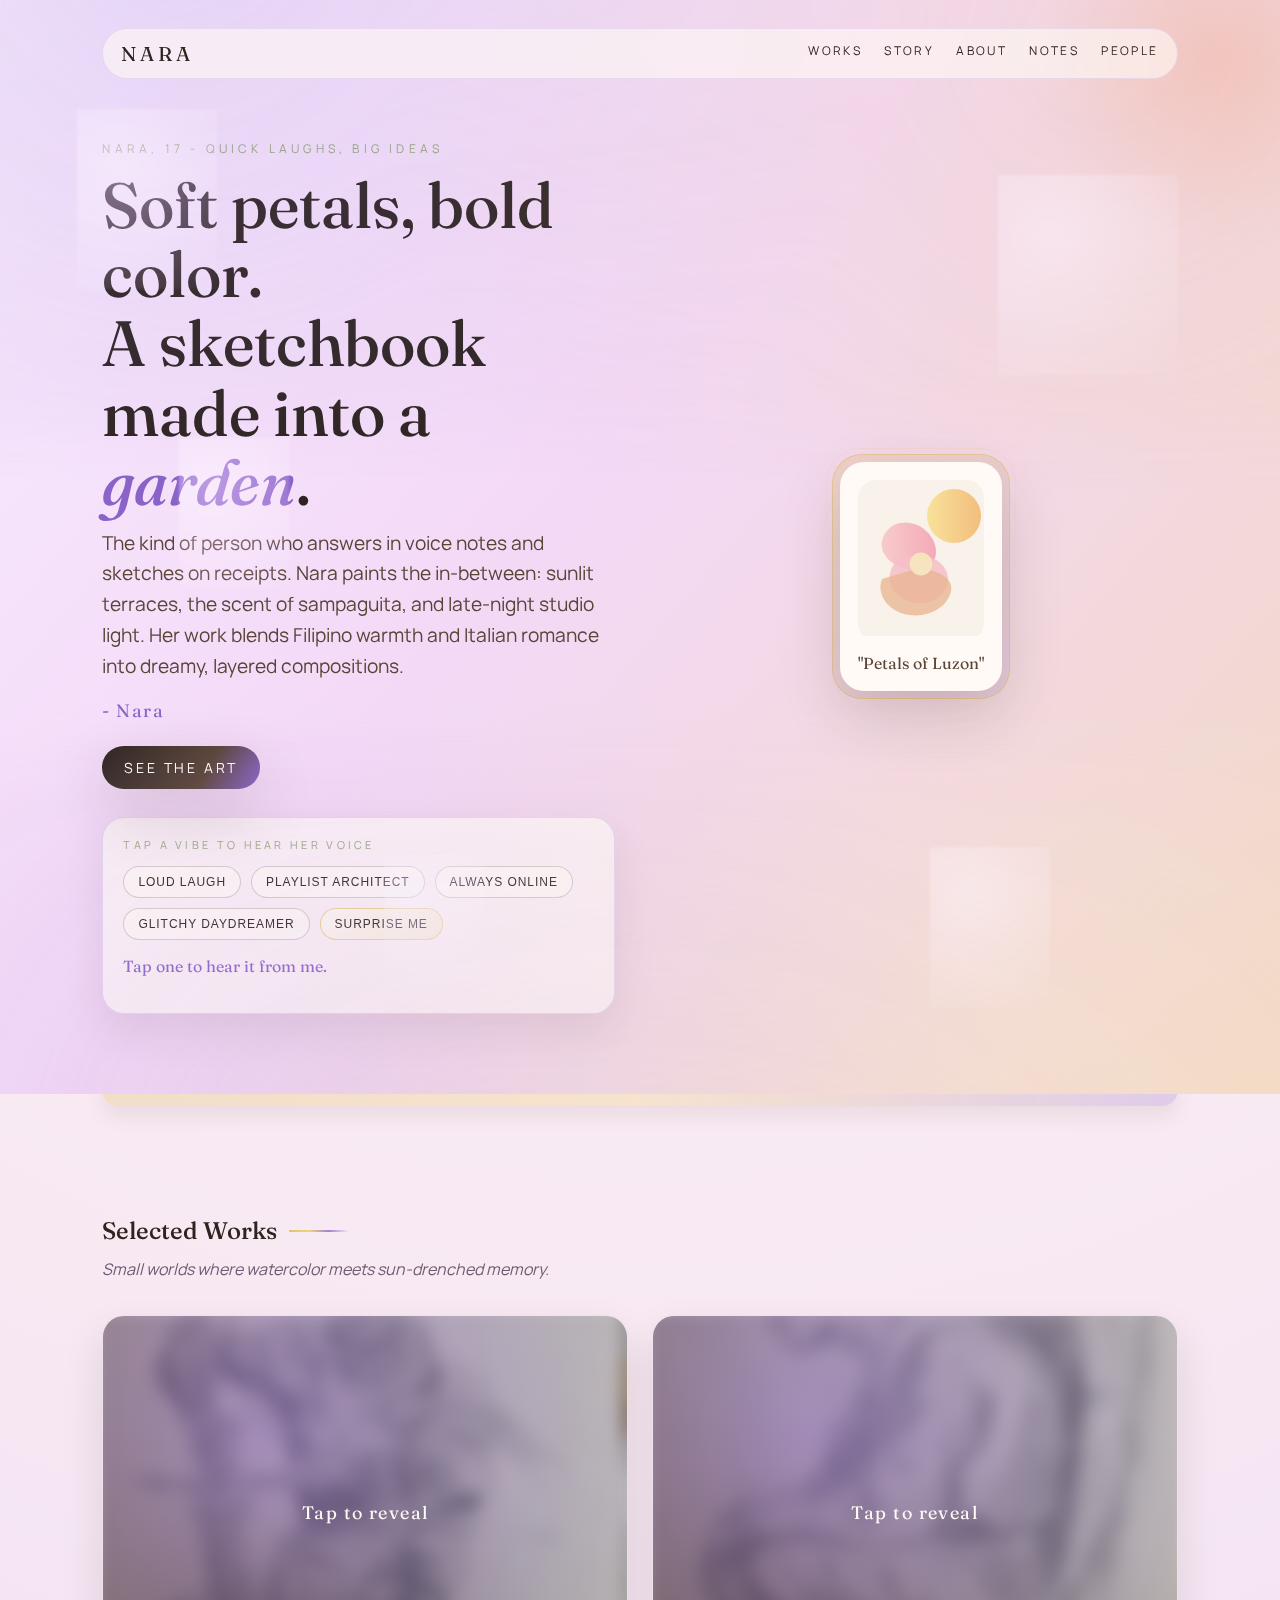
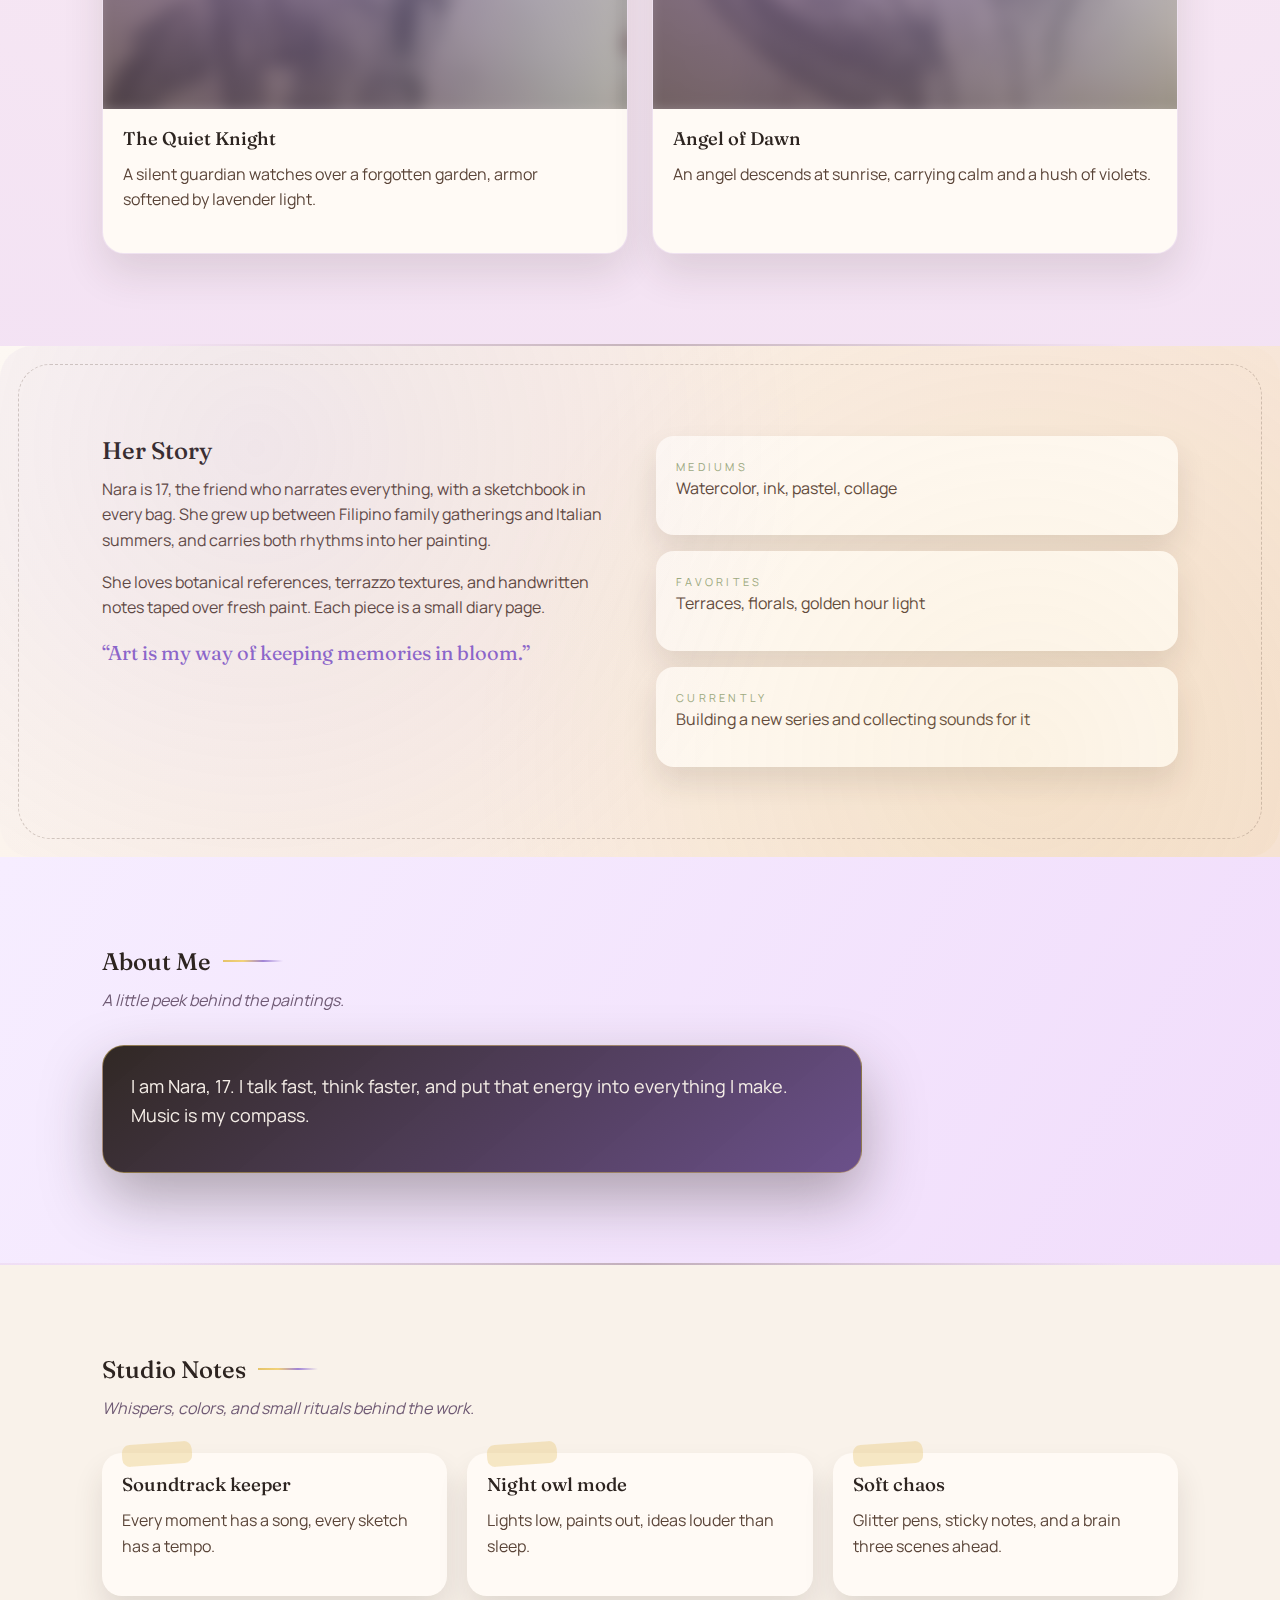
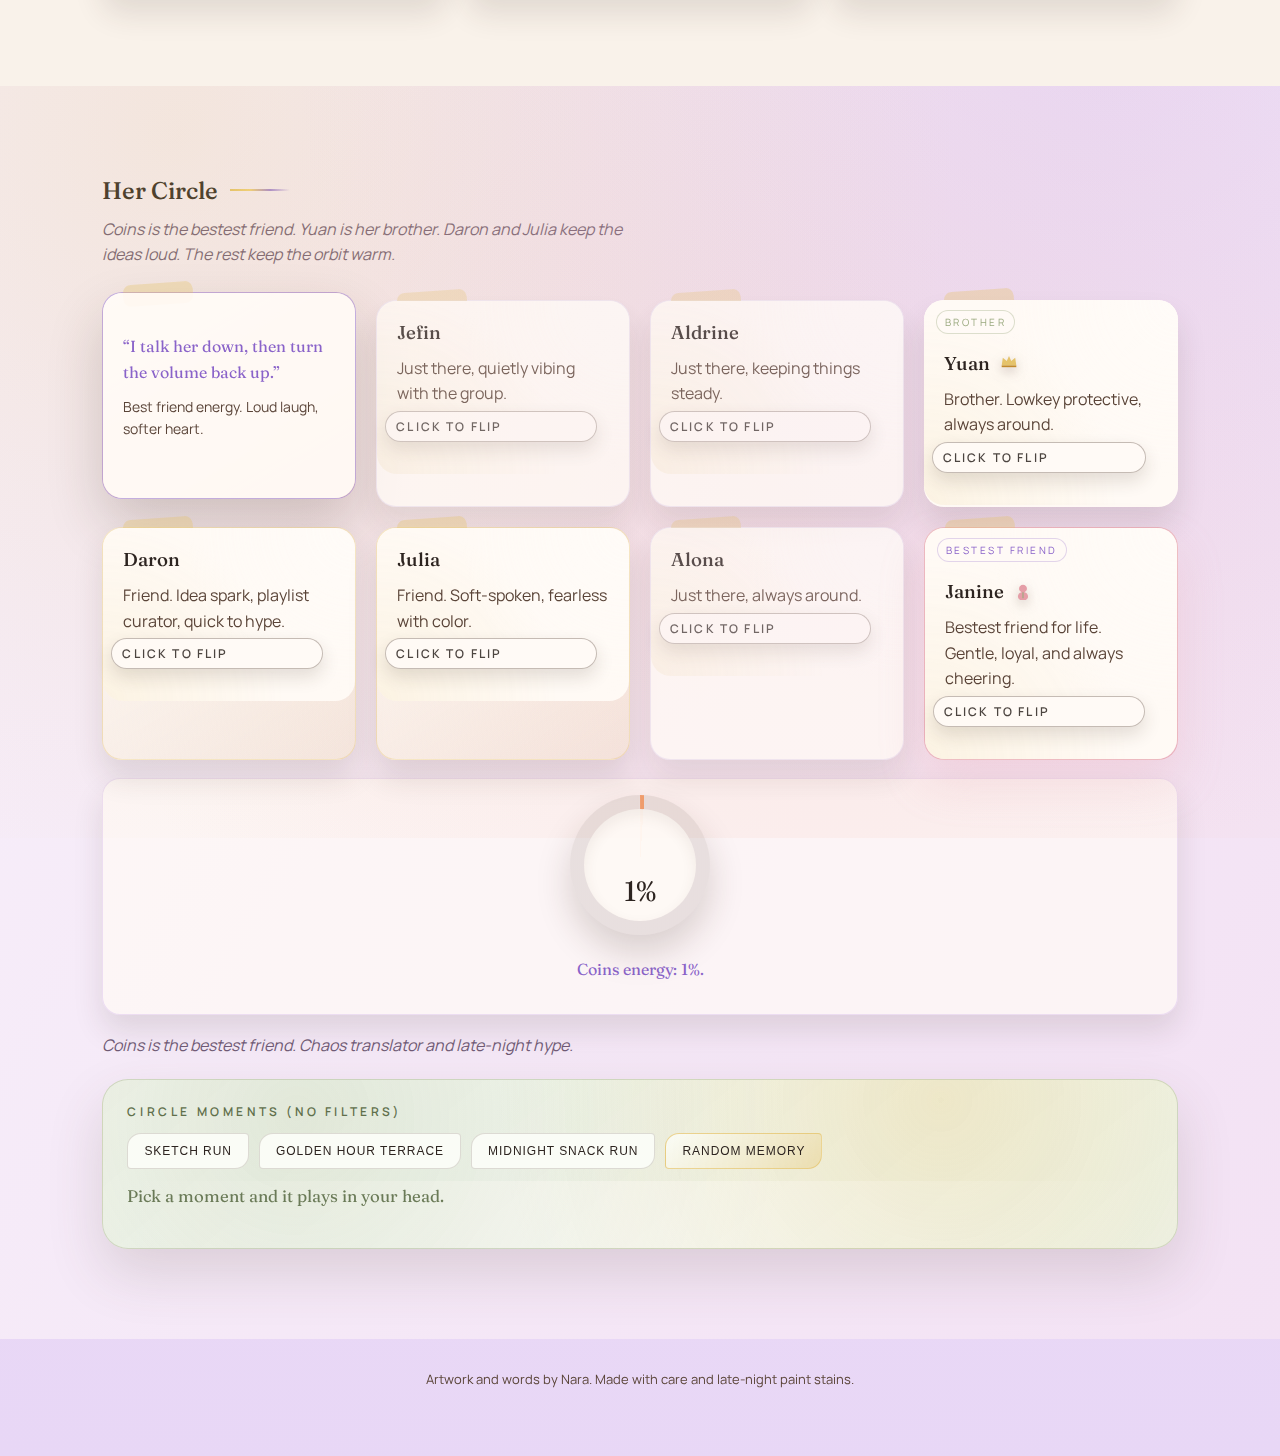
<file: index.html>
<!doctype html>
<html lang="en">
  <head>
    <meta charset="utf-8" />
    <meta name="viewport" content="width=device-width, initial-scale=1" />
    <title>Nara | Artist</title>
    <link rel="stylesheet" href="styles.css" />
    <link rel="preconnect" href="https://fonts.googleapis.com" />
    <link rel="preconnect" href="https://fonts.gstatic.com" crossorigin />
    <link
      href="https://fonts.googleapis.com/css2?family=Fraunces:opsz,wght@9..144,300;9..144,500;9..144,700&family=Manrope:wght@300;400;600&display=swap"
      rel="stylesheet"
    />
  </head>
  <body>
    <div class="page">
      <header class="hero" id="top">
        <div class="hero__glow"></div>
        <div class="hero__petals" aria-hidden="true">
          <span data-depth="6"></span>
          <span data-depth="12"></span>
          <span data-depth="18"></span>
          <span data-depth="9"></span>
          <span data-depth="14"></span>
        </div>
        <nav class="nav">
          <div class="nav__logo">Nara</div>
          <div class="nav__links">
            <a href="#works">Works</a>
            <a href="#story">Story</a>
            <a href="#about">About</a>
            <a href="#notes">Notes</a>
            <a href="#people">People</a>
          </div>
        </nav>
        <div class="hero__content">
          <div class="hero__text">
            <p class="eyebrow">Nara, 17 - quick laughs, big ideas</p>
            <h1>
              Soft petals, bold color.<br />
              A sketchbook made into a <span class="italic">garden</span>.
            </h1>
            <p class="lead">
              The kind of person who answers in voice notes and sketches on receipts.
              Nara paints the in-between: sunlit terraces, the scent of sampaguita, and
              late-night studio light. Her work blends Filipino warmth and Italian romance
              into dreamy, layered compositions.
            </p>
            <p class="signature">- Nara</p>
            <div class="hero__cta">
              <a class="btn btn--primary" href="#works">See the art</a>
            </div>
            <div class="vibes" aria-label="Nara's vibe board">
              <p class="vibes__label">Tap a vibe to hear her voice</p>
              <div class="vibes__buttons" role="list">
                <button class="vibe-btn" type="button" data-vibe="I laugh first, explain later.">Loud laugh</button>
                <button class="vibe-btn" type="button" data-vibe="Every playlist has a storyline.">Playlist architect</button>
                <button class="vibe-btn" type="button" data-vibe="Caught between tabs and sketchbook pages.">Always online</button>
                <button class="vibe-btn" type="button" data-vibe="Daydreaming in color; reality can wait.">Glitchy daydreamer</button>
                <button class="vibe-btn vibe-btn--shuffle" type="button" data-action="shuffle">Surprise me</button>
              </div>
              <p class="vibes__output" id="vibe-output">Tap one to hear it from me.</p>
            </div>
          </div>
          <div class="hero__art">
          <div class="frame">
            <div class="canvas">
                <svg viewBox="0 0 420 520" role="img" aria-label="Abstract floral artwork">
                  <defs>
                    <linearGradient id="petal" x1="0" x2="1">
                      <stop offset="0" stop-color="#f7c7c7" />
                      <stop offset="1" stop-color="#f3a2b2" />
                    </linearGradient>
                    <linearGradient id="sun" x1="0" x2="1">
                      <stop offset="0" stop-color="#f7df8b" />
                      <stop offset="1" stop-color="#f1b46a" />
                    </linearGradient>
                  </defs>
                  <rect width="420" height="520" fill="#f9f2ea" />
                  <circle cx="320" cy="120" r="90" fill="url(#sun)" opacity="0.85" />
                  <path
                    d="M120 150 C70 180, 60 240, 120 280 C180 320, 260 300, 260 240 C260 180, 190 120, 120 150 Z"
                    fill="url(#petal)"
                    opacity="0.9"
                  />
                  <path
                    d="M140 260 C90 300, 90 370, 160 400 C230 430, 300 390, 300 330 C300 270, 220 230, 140 260 Z"
                    fill="#f5bfc8"
                    opacity="0.85"
                  />
                  <path
                    d="M80 330 C60 380, 100 440, 170 450 C240 460, 300 420, 310 370 C320 320, 250 290, 180 300 Z"
                    fill="#e8b38f"
                    opacity="0.75"
                  />
                  <circle cx="210" cy="280" r="38" fill="#f6e4be" />
                </svg>
              </div>
              <div class="frame__label">"Petals of Luzon"</div>
            </div>
          </div>
          </div>
        </div>
      </header>

      <div class="divider divider--top" aria-hidden="true"></div>
      <section class="works" id="works">
        <div class="section__title">
          <h2>Selected Works</h2>
          <p>Small worlds where watercolor meets sun-drenched memory.</p>
        </div>
        <div class="grid" id="art-grid" data-src="art-items.html">
          <!-- Cards load from art-items.html so you can add more without editing this file. -->
        </div>
      </section>

      <div class="divider divider--line" aria-hidden="true"></div>
      <section class="story" id="story">
        <div class="story__text">
          <h2>Her Story</h2>
          <p>
            Nara is 17, the friend who narrates everything, with a sketchbook in every
            bag. She grew up between Filipino family gatherings and Italian summers, and
            carries both rhythms into her painting.
          </p>
          <p>
            She loves botanical references, terrazzo textures, and handwritten
            notes taped over fresh paint. Each piece is a small diary page.
          </p>
          <p class="story__quote">
            “Art is my way of keeping memories in bloom.”
          </p>
        </div>
        <div class="story__panel">
          <div class="panel__item">
            <span class="panel__label">Mediums</span>
            <p>Watercolor, ink, pastel, collage</p>
          </div>
          <div class="panel__item">
            <span class="panel__label">Favorites</span>
            <p>Terraces, florals, golden hour light</p>
          </div>
          <div class="panel__item">
            <span class="panel__label">Currently</span>
            <p>Building a new series and collecting sounds for it</p>
          </div>
        </div>
      </section>

      <section class="about" id="about">
        <div class="section__title">
          <h2>About Me</h2>
          <p>A little peek behind the paintings.</p>
        </div>
        <div class="about__card about__card--contrast">
          <p>
            I am Nara, 17. I talk fast, think faster, and put that energy into
            everything I make. Music is my compass.
          </p>
        </div>
      </section>

      <div class="divider divider--line" aria-hidden="true"></div>
      <section class="notes" id="notes">
        <div class="section__title">
          <h2>Studio Notes</h2>
          <p>Whispers, colors, and small rituals behind the work.</p>
        </div>
        <div class="notes__grid">
          <div class="note">
            <h3>Soundtrack keeper</h3>
            <p>Every moment has a song, every sketch has a tempo.</p>
          </div>
          <div class="note">
            <h3>Night owl mode</h3>
            <p>Lights low, paints out, ideas louder than sleep.</p>
          </div>
          <div class="note">
            <h3>Soft chaos</h3>
            <p>Glitter pens, sticky notes, and a brain three scenes ahead.</p>
          </div>
        </div>
      </section>

      <section class="people" id="people">
        <div class="section__title">
          <h2>Her Circle</h2>
          <p>Coins is the bestest friend. Yuan is her brother. Daron and Julia keep the ideas loud. The rest keep the orbit warm.</p>
        </div>
        <div class="notes__grid people__grid">
          <div class="note note--best" data-role="best-friend" data-energy="1" data-trait="Chaos translator and late-night hype." role="button" tabindex="0" aria-pressed="false">
            <div class="note__inner">
              <div class="note__front">
                <h3>Coins</h3>
                <p>Bestest friend. Chaos translator &amp; late-night hype.</p>
                <span class="note__hint">Click to flip</span>
              </div>
              <div class="note__back">
                <p class="note__quote">“I talk her down, then turn the volume back up.”</p>
                <p class="note__role">Best friend energy. Loud laugh, softer heart.</p>
              </div>
            </div>
          </div>
          <div class="note note--side" data-role="just-there" data-energy="99" data-trait="Quietly vibing with the group." role="button" tabindex="0" aria-pressed="false">
            <div class="note__inner">
              <div class="note__front">
                <h3>Jefin</h3>
                <p>Just there, quietly vibing with the group.</p>
                <span class="note__hint">Click to flip</span>
              </div>
              <div class="note__back">
                <p class="note__quote">“I’m not loud, but I’m always listening.”</p>
                <p class="note__role">The steady one who catches every detail.</p>
              </div>
            </div>
          </div>
          <div class="note note--side" data-role="just-there" data-energy="68" data-trait="Steady anchor and detail checker." role="button" tabindex="0" aria-pressed="false">
            <div class="note__inner">
              <div class="note__front">
                <h3>Aldrine</h3>
                <p>Just there, keeping things steady.</p>
                <span class="note__hint">Click to flip</span>
              </div>
              <div class="note__back">
                <p class="note__quote">“Someone has to keep us on the map.”</p>
                <p class="note__role">Anchor energy. Calm, reliable, precise.</p>
              </div>
            </div>
          </div>
          <div class="note note--brother" data-role="brother" data-energy="100" data-trait="Protective, steady, quietly proud." role="button" tabindex="0" aria-pressed="false">
            <div class="note__inner">
              <div class="note__front">
                <h3>Yuan <span class="crown" aria-hidden="true"></span></h3>
                <p>Brother. Lowkey protective, always around.</p>
                <span class="note__hint">Click to flip</span>
              </div>
              <div class="note__back">
                <p class="note__quote">“She’s my sister. That’s the whole story.”</p>
                <p class="note__role">Big brother energy. Quietly proud.</p>
              </div>
            </div>
          </div>
          <div class="note note--friend" data-role="friend" data-energy="84" data-trait="Idea spark and playlist curator." role="button" tabindex="0" aria-pressed="false">
            <div class="note__inner">
              <div class="note__front">
                <h3>Daron</h3>
                <p>Friend. Idea spark, playlist curator, quick to hype.</p>
                <span class="note__hint">Click to flip</span>
              </div>
              <div class="note__back">
                <p class="note__quote">“Send the sketch. I’ll send the song.”</p>
                <p class="note__role">Ride-or-die creative energy.</p>
              </div>
            </div>
          </div>
          <div class="note note--friend" data-role="friend" data-energy="88" data-trait="Soft-spoken, fearless with color." role="button" tabindex="0" aria-pressed="false">
            <div class="note__inner">
              <div class="note__front">
                <h3>Julia</h3>
                <p>Friend. Soft-spoken, fearless with color.</p>
                <span class="note__hint">Click to flip</span>
              </div>
              <div class="note__back">
                <p class="note__quote">“Soft doesn’t mean small.”</p>
                <p class="note__role">Bold color, gentle voice.</p>
              </div>
            </div>
          </div>
          <div class="note note--side" data-role="just-there" data-energy="58" data-trait="Always around, keeps the orbit warm." role="button" tabindex="0" aria-pressed="false">
            <div class="note__inner">
              <div class="note__front">
                <h3>Alona</h3>
                <p>Just there, always around.</p>
                <span class="note__hint">Click to flip</span>
              </div>
              <div class="note__back">
                <p class="note__quote">“I show up. That’s my love language.”</p>
                <p class="note__role">Warm orbit energy. Always present.</p>
              </div>
            </div>
          </div>
          <div class="note note--best note--bestie" data-role="best-friend" data-energy="90" data-trait="Bestest friend for life, gentle and loyal." role="button" tabindex="0" aria-pressed="false">
            <div class="note__inner">
              <div class="note__front">
                <h3>Janine <span class="rose" aria-hidden="true"></span></h3>
                <p>Bestest friend for life. Gentle, loyal, and always cheering.</p>
                <span class="note__hint">Click to flip</span>
              </div>
              <div class="note__back">
                <p class="note__quote">“I’m here, even when the world is loud.”</p>
                <p class="note__role">Bestest friend for life. Rose-petal calm.</p>
              </div>
            </div>
          </div>
        </div>
        <div class="circle-meter" aria-live="polite">
          <div class="circle-meter__track" id="circle-meter-track">
            <span class="circle-meter__fill" id="circle-meter-fill"></span>
            <span class="circle-meter__value" id="circle-meter-value">40%</span>
          </div>
          <p class="circle-meter__text" id="circle-meter-text">Tap a card to see their energy.</p>
        </div>
        <p class="people__hint" id="people-hint">Tap a card to flip it and spotlight their energy.</p>
        <div class="moment-board">
          <p class="moment-board__label">Circle moments (no filters)</p>
          <div class="moment-board__buttons" role="list">
            <button class="moment-btn" type="button" data-moment="After school, matcha in hand, racing the sunset to finish a sketch.">Sketch run</button>
            <button class="moment-btn" type="button" data-moment="Golden hour terrace photos, everyone yelling “one more” from behind the camera.">Golden hour terrace</button>
            <button class="moment-btn" type="button" data-moment="Midnight convenience store snacks and doodles on the receipt.">Midnight snack run</button>
            <button class="moment-btn moment-btn--shuffle" type="button" data-action="shuffle">Random memory</button>
          </div>
          <p class="moment-board__output" id="moment-output">Pick a moment and it plays in your head.</p>
        </div>
      </section>

      <footer class="footer">
        <p>Artwork and words by Nara. Made with care and late-night paint stains.</p>
      </footer>
    </div>
    <template id="art-fallback">
      <article class="card card--photo" data-number="I" tabindex="0">
        <div class="card__art">
          <img src="Images/1.jpg" alt="A knight rendered in Nara's style" loading="lazy" />
        </div>
        <div class="card__body">
          <h3>The Quiet Knight</h3>
          <p>A silent guardian watches over a forgotten garden, armor softened by lavender light.</p>
        </div>
      </article>
      <article class="card card--photo" data-number="II" tabindex="0">
        <div class="card__art">
          <img src="Images/2.jpg" alt="An angel with flowing wings" loading="lazy" />
        </div>
        <div class="card__body">
          <h3>Angel of Dawn</h3>
          <p>An angel descends at sunrise, carrying calm and a hush of violets.</p>
        </div>
      </article>
    </template>
    <script>
      const artGrid = document.getElementById("art-grid");
      const artSource = artGrid?.dataset?.src;
      if (artGrid && artSource) {
        fetch(artSource)
          .then((response) => response.text())
          .then((markup) => {
            artGrid.innerHTML = markup;
          })
          .catch(() => {
            const fallback = document.getElementById("art-fallback");
            artGrid.innerHTML = fallback ? fallback.innerHTML : "";
          });
      }
      const toggleReveal = (card) => {
        card.classList.toggle("is-revealed");
      };
      document.addEventListener("click", (event) => {
        const card = event.target.closest(".card--photo");
        if (card) {
          toggleReveal(card);
        }
      });
      document.addEventListener("keydown", (event) => {
        if (event.key !== "Enter" && event.key !== " ") {
          return;
        }
        const card = event.target.closest(".card--photo");
        if (card) {
          event.preventDefault();
          toggleReveal(card);
        }
      });
      const petals = Array.from(document.querySelectorAll(".hero__petals span"));
      let pointerX = 0;
      let pointerY = 0;
      let targetX = 0;
      let targetY = 0;
      const updatePetals = () => {
        targetX += (pointerX - targetX) * 0.08;
        targetY += (pointerY - targetY) * 0.08;
        petals.forEach((petal) => {
          const depth = Number(petal.dataset.depth || 8);
          const moveX = targetX / depth;
          const moveY = targetY / depth;
          petal.style.transform = `translate(${moveX}px, ${moveY}px)`;
        });
        requestAnimationFrame(updatePetals);
      };
      window.addEventListener("mousemove", (event) => {
        pointerX = (event.clientX - window.innerWidth / 2) / 10;
        pointerY = (event.clientY - window.innerHeight / 2) / 12;
      });
      window.addEventListener("scroll", () => {
        pointerY = window.scrollY / 8;
      });
      updatePetals();

      const vibeButtons = Array.from(document.querySelectorAll(".vibe-btn"));
      const vibeChoices = vibeButtons.filter((button) => !button.dataset.action);
      const vibeOutput = document.getElementById("vibe-output");
      const setVibe = (button) => {
        vibeButtons.forEach((btn) => btn.classList.remove("is-active"));
        button.classList.add("is-active");
        if (vibeOutput) {
          vibeOutput.textContent = button.dataset.vibe || "";
        }
      };
      vibeButtons.forEach((button) => {
        button.addEventListener("click", () => {
          if (button.dataset.action === "shuffle") {
            const pick = vibeChoices[Math.floor(Math.random() * vibeChoices.length)];
            if (pick) {
              setVibe(pick);
            }
            return;
          }
          setVibe(button);
        });
      });

      const peopleCards = Array.from(document.querySelectorAll(".people__grid .note"));
      const peopleHint = document.getElementById("people-hint");
      const meterFill = document.getElementById("circle-meter-fill");
      const meterText = document.getElementById("circle-meter-text");
      const meterTrack = document.getElementById("circle-meter-track");
      const meterValue = document.getElementById("circle-meter-value");
      const spotlightPerson = (card) => {
        const wasActive = card.classList.contains("is-spotlight");
        peopleCards.forEach((item) => {
          item.classList.remove("is-spotlight");
          item.classList.remove("is-flipped");
          item.setAttribute("aria-pressed", "false");
        });
        if (wasActive) {
          if (peopleHint) {
            peopleHint.textContent = "Tap a card to flip it and spotlight their energy.";
          }
          if (meterFill && meterText) {
            meterFill.style.width = "40%";
            meterFill.style.setProperty("--energy-hue", "46");
            if (meterTrack) {
              meterTrack.style.setProperty("--energy-hue", "46");
            }
            if (meterTrack) {
              meterTrack.style.setProperty("--energy", "40");
            }
            if (meterValue) {
              meterValue.textContent = "40%";
            }
            meterText.textContent = "Tap a card to see their energy.";
          }
          return;
        }
        card.classList.add("is-spotlight");
        card.classList.add("is-flipped");
        card.setAttribute("aria-pressed", "true");
        if (peopleHint) {
          const role = card.dataset.role || "just-there";
          const rawName = card.querySelector("h3")?.textContent || "They";
          const name = rawName.replace(/\s+/g, " ").trim();
          const trait = card.dataset.trait || "";
          if (role === "best-friend") {
            peopleHint.textContent = `${name} is the bestest friend. ${trait}`;
          } else if (role === "bestie") {
            peopleHint.textContent = `${name} is a bestie for life. ${trait}`;
          } else if (role === "brother") {
            peopleHint.textContent = `${name} is her brother. ${trait}`;
          } else if (role === "friend") {
            peopleHint.textContent = `${name} is a ride-or-die friend. ${trait}`;
          } else {
            peopleHint.textContent = `${name} is part of the orbit. ${trait}`;
          }
        }
        if (meterFill && meterText) {
          const energy = Number(card.dataset.energy || 60);
          const clamped = Math.max(1, Math.min(100, energy));
          meterFill.style.width = `${clamped}%`;
          const hue = Math.round(20 + clamped * 1.6);
          meterFill.style.setProperty("--energy-hue", hue);
          if (meterTrack) {
            meterTrack.style.setProperty("--energy-hue", hue);
          }
          const meterName = card.querySelector("h3")?.textContent?.replace(/\s+/g, " ").trim() || "They";
          meterText.textContent = `${meterName} energy: ${clamped}%.`;
          if (meterTrack) {
            meterTrack.style.setProperty("--energy", clamped);
          }
          if (meterValue) {
            meterValue.textContent = `${clamped}%`;
          }
        }
      };
      peopleCards.forEach((card) => {
        card.addEventListener("click", () => spotlightPerson(card));
        card.addEventListener("keydown", (event) => {
          if (event.key !== "Enter" && event.key !== " ") {
            return;
          }
          event.preventDefault();
          spotlightPerson(card);
        });
      });
      if (peopleCards[0]) {
        spotlightPerson(peopleCards[0]);
      }

      const momentButtons = Array.from(document.querySelectorAll(".moment-btn"));
      const momentChoices = momentButtons.filter((button) => !button.dataset.action);
      const momentOutput = document.getElementById("moment-output");
      const setMoment = (button) => {
        momentButtons.forEach((btn) => btn.classList.remove("is-active"));
        button.classList.add("is-active");
        if (momentOutput) {
          momentOutput.textContent = button.dataset.moment || "";
        }
      };
      momentButtons.forEach((button) => {
        button.addEventListener("click", () => {
          if (button.dataset.action === "shuffle") {
            const pick = momentChoices[Math.floor(Math.random() * momentChoices.length)];
            if (pick) {
              setMoment(pick);
            }
            return;
          }
          setMoment(button);
        });
      });
    </script>
  </body>
</html>
</file>
<file: styles.css>
:root {
  color-scheme: light;
  --cream: #f9f2ea;
  --almond: #f4e6d6;
  --peach: #f2b6a2;
  --rose: #e59ea7;
  --olive: #9aa97f;
  --ink: #2d2420;
  --cocoa: #5a4438;
  --gold: #e5c36a;
  --champagne: #f3e0c8;
  --terracotta: #d9917c;
  --lilac: #c7a7e4;
  --violet: #a184d6;
  --orchid: #8a63c9;
  --paper: #fffaf5;
  --shadow: 0 24px 60px rgba(60, 40, 30, 0.18);
}

* {
  box-sizing: border-box;
}

body {
  margin: 0;
  font-family: "Manrope", "Helvetica Neue", Arial, sans-serif;
  background: radial-gradient(circle at top, #fff4f0 0%, #f3e2f4 45%, #e8d7f6 100%);
  color: var(--ink);
  scroll-behavior: smooth;
}

.page {
  position: relative;
  overflow: hidden;
  z-index: 1;
}

body::before {
  content: "";
  position: fixed;
  inset: 0;
  background-image:
    radial-gradient(circle at 20% 15%, rgba(229, 195, 106, 0.26) 0 18%, transparent 19%),
    radial-gradient(circle at 80% 20%, rgba(229, 158, 167, 0.18) 0 20%, transparent 21%),
    radial-gradient(circle at 30% 80%, rgba(154, 169, 127, 0.16) 0 16%, transparent 17%),
    radial-gradient(circle at 70% 85%, rgba(217, 145, 124, 0.16) 0 16%, transparent 17%),
    radial-gradient(circle at 55% 55%, rgba(161, 132, 214, 0.16) 0 22%, transparent 23%),
    radial-gradient(circle at 85% 70%, rgba(229, 195, 106, 0.2) 0 18%, transparent 19%);
  opacity: 0.45;
  pointer-events: none;
  z-index: 0;
}

body::after {
  content: "";
  position: fixed;
  inset: 0;
  background-image:
    radial-gradient(circle, rgba(255, 255, 255, 0.03) 0 1px, transparent 1px),
    linear-gradient(120deg, rgba(255, 250, 245, 0.22), rgba(255, 250, 245, 0));
  background-size: 3px 3px, 100% 100%;
  mix-blend-mode: soft-light;
  opacity: 0.65;
  pointer-events: none;
  z-index: 0;
}

h1,
h2,
h3 {
  font-family: "Fraunces", "Times New Roman", serif;
  font-weight: 500;
  margin: 0 0 12px;
}

p {
  margin: 0 0 16px;
  line-height: 1.6;
  color: var(--cocoa);
}

a {
  color: inherit;
  text-decoration: none;
}

.hero {
  position: relative;
  padding: 28px 8vw 80px;
  min-height: 100vh;
  background: linear-gradient(130deg, #f7ebff 0%, #f4d9f7 45%, #f1d8c4 100%);
  z-index: 1;
}

.hero__glow {
  position: absolute;
  inset: -120px -120px auto auto;
  width: 360px;
  height: 360px;
  background: radial-gradient(circle, rgba(243, 176, 153, 0.45) 0%, rgba(243, 176, 153, 0) 70%);
  filter: blur(10px);
  pointer-events: none;
}

.hero::before {
  content: "";
  position: absolute;
  inset: -20% -10% auto -10%;
  height: 60%;
  background: radial-gradient(circle at 20% 20%, rgba(161, 132, 214, 0.25), transparent 55%),
    radial-gradient(circle at 80% 40%, rgba(229, 195, 106, 0.2), transparent 55%);
  filter: blur(30px);
  opacity: 0.8;
  pointer-events: none;
}

.hero::after {
  content: "";
  position: absolute;
  inset: auto -10% -30% -10%;
  height: 60%;
  background: radial-gradient(circle at 30% 60%, rgba(199, 167, 228, 0.25), transparent 60%),
    radial-gradient(circle at 70% 80%, rgba(255, 240, 210, 0.3), transparent 60%);
  filter: blur(40px);
  opacity: 0.9;
  pointer-events: none;
}

.hero__petals {
  position: absolute;
  inset: 0;
  pointer-events: none;
}

.hero__petals span {
  position: absolute;
  width: 140px;
  height: 180px;
  background: radial-gradient(circle at 30% 30%, rgba(199, 167, 228, 0.55), rgba(245, 191, 200, 0));
  filter: blur(1px);
  animation: drift 12s ease-in-out infinite;
  mix-blend-mode: screen;
}

.hero__petals span:nth-child(1) {
  top: 10%;
  left: 6%;
  transform: rotate(-12deg);
}

.hero__petals span:nth-child(2) {
  top: 40%;
  left: 14%;
  width: 110px;
  height: 150px;
  animation-delay: 1.5s;
}

.hero__petals span:nth-child(3) {
  top: 16%;
  right: 8%;
  width: 180px;
  height: 200px;
  animation-delay: 2.5s;
}

.hero__petals span:nth-child(4) {
  bottom: 8%;
  right: 18%;
  width: 120px;
  height: 160px;
  animation-delay: 3s;
}

.hero__petals span:nth-child(5) {
  bottom: 10%;
  left: 30%;
  width: 100px;
  height: 130px;
  animation-delay: 4s;
}

.nav {
  display: flex;
  align-items: center;
  justify-content: space-between;
  gap: 24px;
  text-transform: uppercase;
  font-size: 12px;
  letter-spacing: 0.2em;
  padding: 12px 18px;
  border-radius: 999px;
  background: rgba(255, 250, 245, 0.6);
  border: 1px solid rgba(199, 167, 228, 0.3);
  backdrop-filter: blur(10px);
}

.nav__logo {
  font-family: "Fraunces", serif;
  font-size: 20px;
  letter-spacing: 0.2em;
}

.nav__links {
  display: flex;
  gap: 22px;
}

.nav__links a {
  position: relative;
  padding-bottom: 6px;
}

.nav__links a::after {
  content: "";
  position: absolute;
  left: 0;
  bottom: 0;
  width: 100%;
  height: 2px;
  background: linear-gradient(90deg, var(--gold), var(--lilac));
  transform: scaleX(0);
  transform-origin: left;
  transition: transform 0.25s ease;
}

.nav__links a:hover::after {
  transform: scaleX(1);
}

.hero__content {
  display: grid;
  grid-template-columns: repeat(auto-fit, minmax(280px, 1fr));
  align-items: center;
  gap: 50px;
  margin-top: 60px;
}

.hero__text {
  max-width: 560px;
}

.hero h1 {
  font-size: clamp(2.4rem, 3vw + 1.6rem, 4rem);
  line-height: 1.08;
}

.eyebrow {
  text-transform: uppercase;
  letter-spacing: 0.35em;
  font-size: 12px;
  color: var(--olive);
  margin-bottom: 12px;
}

.lead {
  font-size: clamp(1rem, 0.5vw + 1rem, 1.2rem);
}

.signature {
  font-family: "Fraunces", serif;
  font-size: 18px;
  letter-spacing: 0.08em;
  color: var(--orchid);
}

.italic {
  font-style: italic;
  color: var(--orchid);
}

.hero__cta {
  display: flex;
  flex-wrap: wrap;
  gap: 12px;
  margin-top: 20px;
}

.vibes {
  margin-top: 28px;
  padding: 18px 20px;
  border-radius: 22px;
  background: rgba(255, 250, 245, 0.75);
  border: 1px solid rgba(161, 132, 214, 0.25);
  box-shadow: 0 18px 40px rgba(60, 40, 30, 0.1);
}

.vibes__label {
  text-transform: uppercase;
  letter-spacing: 0.3em;
  font-size: 11px;
  color: var(--olive);
  margin-bottom: 12px;
}

.vibes__buttons {
  display: flex;
  flex-wrap: wrap;
  gap: 10px;
}

.vibe-btn {
  border: 1px solid rgba(45, 36, 32, 0.2);
  background: rgba(255, 250, 245, 0.9);
  color: var(--ink);
  padding: 8px 14px;
  border-radius: 999px;
  font-size: 12px;
  letter-spacing: 0.08em;
  text-transform: uppercase;
  cursor: pointer;
  transition: transform 0.2s ease, box-shadow 0.2s ease, border 0.2s ease;
}

.vibe-btn:hover {
  transform: translateY(-2px);
  box-shadow: 0 14px 24px rgba(60, 40, 30, 0.12);
}

.vibe-btn.is-active {
  border-color: rgba(138, 99, 201, 0.6);
  background: linear-gradient(140deg, rgba(255, 250, 245, 0.95), rgba(199, 167, 228, 0.28));
}

.vibe-btn--shuffle {
  border-color: rgba(229, 195, 106, 0.7);
  background: linear-gradient(140deg, rgba(255, 250, 245, 0.95), rgba(243, 223, 139, 0.28));
}

.vibes__output {
  margin-top: 14px;
  font-family: "Fraunces", serif;
  color: var(--orchid);
}

.btn {
  padding: 12px 22px;
  border-radius: 999px;
  font-size: 14px;
  text-transform: uppercase;
  letter-spacing: 0.2em;
  transition: transform 0.2s ease, box-shadow 0.2s ease, letter-spacing 0.2s ease;
}

button.btn {
  border: none;
  cursor: pointer;
}

.btn--primary {
  background: linear-gradient(120deg, #2d2420 0%, #5a4438 65%, #8a63c9 100%);
  color: var(--paper);
  box-shadow: var(--shadow);
}

.btn--ghost {
  border: 1px solid rgba(45, 36, 32, 0.3);
  color: var(--ink);
  background: rgba(255, 250, 245, 0.65);
  backdrop-filter: blur(6px);
}

.btn:hover {
  transform: translateY(-2px);
  box-shadow: 0 18px 35px rgba(45, 36, 32, 0.18);
  letter-spacing: 0.24em;
}

.hero__art {
  display: flex;
  justify-content: center;
}

.frame {
  background: var(--paper);
  padding: 18px;
  border-radius: 24px;
  box-shadow: var(--shadow);
  position: relative;
}

.frame::before {
  content: "";
  position: absolute;
  inset: -8px;
  border-radius: 30px;
  border: 1px solid rgba(229, 195, 106, 0.6);
  background: linear-gradient(135deg, rgba(229, 195, 106, 0.28), rgba(161, 132, 214, 0.16));
  z-index: -1;
}

.frame::after {
  content: "";
  position: absolute;
  inset: -14px;
  border-radius: 34px;
  border: 1px solid rgba(229, 195, 106, 0.3);
  mask: linear-gradient(#000, transparent 70%);
  opacity: 0.6;
  pointer-events: none;
}

.canvas {
  border-radius: 18px;
  overflow: hidden;
}

.frame__label {
  text-align: center;
  font-family: "Fraunces", serif;
  margin-top: 12px;
  color: var(--cocoa);
}

section {
  padding: clamp(60px, 8vw, 90px) 8vw;
}

.section__title {
  max-width: 520px;
  margin-bottom: 32px;
}

.section__title h2 {
  display: inline-flex;
  gap: 12px;
  align-items: center;
}

.section__title h2::after {
  content: "";
  width: 60px;
  height: 2px;
  background: linear-gradient(90deg, var(--gold), #f2d279, var(--violet), transparent);
}

.section__title p {
  font-style: italic;
  color: #6f5a74;
}

.divider {
  height: 32px;
  margin: 0 8vw;
  border-radius: 999px;
  background: linear-gradient(90deg, rgba(229, 195, 106, 0.3), rgba(242, 210, 121, 0.3), rgba(138, 99, 201, 0.22));
  box-shadow: 0 10px 20px rgba(60, 40, 30, 0.08);
}

.divider--top {
  transform: translateY(-20px);
}

.divider--line {
  height: 2px;
  border-radius: 0;
  margin: 0 12vw;
  background: linear-gradient(90deg, transparent, rgba(90, 68, 56, 0.3), transparent);
  box-shadow: none;
}

.grid {
  display: grid;
  grid-template-columns: repeat(auto-fit, minmax(240px, 1fr));
  gap: 24px;
}

.card {
  background: var(--paper);
  border-radius: 22px;
  overflow: hidden;
  box-shadow: 0 20px 40px rgba(60, 40, 30, 0.12);
  transition: transform 0.2s ease, box-shadow 0.2s ease;
  position: relative;
  border: 1px solid rgba(199, 167, 228, 0.28);
}

.card:hover {
  transform: translateY(-6px);
  box-shadow: 0 25px 55px rgba(60, 40, 30, 0.18);
}

.card::before {
  content: attr(data-number);
  position: absolute;
  top: 16px;
  right: 16px;
  width: 42px;
  height: 42px;
  border-radius: 50%;
  display: grid;
  place-items: center;
  font-family: "Fraunces", serif;
  font-size: 14px;
  color: var(--ink);
  background: rgba(255, 250, 245, 0.9);
  border: 1px solid rgba(161, 132, 214, 0.6);
}

.card__art svg {
  width: 100%;
  height: auto;
  display: block;
}

.card--photo .card__art {
  aspect-ratio: 4 / 3;
  overflow: hidden;
  position: relative;
}

.card__art img {
  width: 100%;
  height: 100%;
  display: block;
  object-fit: cover;
  filter: blur(8px) saturate(0.85);
  transform: scale(1.04);
  transition: filter 0.4s ease, transform 0.4s ease;
}

.card--photo {
  cursor: pointer;
}

.card--photo .card__art::after {
  content: "Tap to reveal";
  position: absolute;
  inset: 0;
  display: grid;
  place-items: center;
  font-family: "Fraunces", serif;
  font-size: 18px;
  letter-spacing: 0.08em;
  color: #fffaf5;
  background: radial-gradient(circle at 30% 30%, rgba(161, 132, 214, 0.6), rgba(45, 36, 32, 0.2));
  opacity: 1;
  transition: opacity 0.3s ease;
}

.card--photo:hover .card__art::after {
  opacity: 0.9;
}

.card--photo:hover img {
  transform: scale(1.06);
}

.card--photo.is-revealed .card__art::after {
  opacity: 0;
}

.card--photo.is-revealed img {
  filter: blur(0) saturate(1);
  transform: scale(1);
}

.card--photo.is-revealed:hover img {
  transform: scale(1.02);
}

.card--photo:focus-visible {
  outline: 2px solid rgba(161, 132, 214, 0.7);
  outline-offset: 4px;
}

.card--photo:focus-visible .card__art::after {
  opacity: 1;
}

.card__body {
  padding: 18px 20px 24px;
}

.card__body h3 {
  font-size: 1.15rem;
}

.story {
  display: grid;
  grid-template-columns: repeat(auto-fit, minmax(260px, 1fr));
  gap: 32px;
  background: linear-gradient(120deg, #fdf8f3 0%, #f6e2d2 100%);
  position: relative;
}

.story::before {
  content: "";
  position: absolute;
  inset: 0;
  border-radius: 32px;
  background: radial-gradient(circle at 20% 20%, rgba(161, 132, 214, 0.12), transparent 50%),
    radial-gradient(circle at 80% 80%, rgba(229, 195, 106, 0.12), transparent 50%);
  pointer-events: none;
}

.story::after {
  content: "";
  position: absolute;
  inset: 18px;
  border-radius: 32px;
  border: 1px dashed rgba(90, 68, 56, 0.25);
  pointer-events: none;
}

.story__panel {
  display: grid;
  gap: 16px;
}

.story__quote {
  font-family: "Fraunces", serif;
  font-size: 20px;
  color: var(--orchid);
  margin-top: 10px;
}

.panel__item {
  background: var(--paper);
  padding: 18px 20px;
  border-radius: 18px;
  box-shadow: 0 16px 30px rgba(60, 40, 30, 0.12);
}

.panel__label {
  text-transform: uppercase;
  font-size: 11px;
  letter-spacing: 0.3em;
  color: var(--olive);
}

.notes {
  background: var(--cream);
}

.notes__grid {
  display: grid;
  grid-template-columns: repeat(auto-fit, minmax(220px, 1fr));
  gap: 20px;
}

.about {
  background: linear-gradient(120deg, #f6edff 0%, #f1ddfb 100%);
}

.about__card {
  max-width: 760px;
  padding: 26px 28px;
  background: var(--paper);
  border-radius: 22px;
  border: 1px solid rgba(161, 132, 214, 0.35);
  box-shadow: 0 20px 40px rgba(60, 40, 30, 0.12);
  font-size: 18px;
  color: var(--cocoa);
}

.about__card--contrast {
  background: linear-gradient(140deg, rgba(45, 36, 32, 0.98), rgba(99, 72, 132, 0.95));
  color: #f6efe8;
  border: 1px solid rgba(229, 195, 106, 0.5);
  box-shadow: 0 26px 60px rgba(45, 36, 32, 0.35);
}

.about__card--contrast p {
  color: #f6efe8;
}

.people {
  background: linear-gradient(120deg, #f7effa 0%, #f3e2f4 100%);
  position: relative;
  overflow: hidden;
}

.people::before {
  content: "";
  position: absolute;
  inset: -20% -10% 40% -10%;
  background:
    radial-gradient(circle at 20% 30%, rgba(229, 195, 106, 0.2), transparent 55%),
    radial-gradient(circle at 80% 20%, rgba(199, 167, 228, 0.25), transparent 55%),
    radial-gradient(circle at 60% 70%, rgba(243, 176, 153, 0.18), transparent 60%);
  pointer-events: none;
}

.note {
  background: var(--paper);
  border-radius: 20px;
  padding: 20px;
  box-shadow: 0 18px 30px rgba(60, 40, 30, 0.12);
  position: relative;
}

.note--best {
  border: 1px solid rgba(229, 195, 106, 0.75);
  box-shadow: 0 24px 50px rgba(60, 40, 30, 0.18);
  background: linear-gradient(150deg, rgba(255, 250, 245, 0.98), rgba(247, 226, 204, 0.85));
}

.note--side {
  opacity: 0.78;
  border: 1px solid rgba(161, 132, 214, 0.18);
}

.note--friend {
  border: 1px solid rgba(229, 195, 106, 0.35);
  background: linear-gradient(150deg, rgba(255, 250, 245, 0.96), rgba(243, 223, 139, 0.18));
}

.note--bestie {
  border: 1px solid rgba(229, 158, 167, 0.65);
  background: linear-gradient(150deg, rgba(255, 250, 245, 0.98), rgba(245, 191, 200, 0.4));
  box-shadow: 0 22px 46px rgba(229, 158, 167, 0.22);
}

.rose {
  display: inline-block;
  width: 18px;
  height: 18px;
  margin-left: 6px;
  transform: translateY(2px);
  background-image: url("data:image/svg+xml,%3Csvg xmlns='http://www.w3.org/2000/svg' viewBox='0 0 64 64'%3E%3Cpath fill='%23e59ea7' d='M32 10c8 0 14 6 14 14 0 6-4 10-9 12 7 1 13 7 13 15 0 9-7 15-18 15S14 60 14 51c0-8 6-14 13-15-5-2-9-6-9-12 0-8 6-14 14-14z'/%3E%3Cpath fill='%239aa97f' d='M30 36h4v22h-4z'/%3E%3C/svg%3E");
  background-size: contain;
  background-repeat: no-repeat;
  filter: drop-shadow(0 4px 6px rgba(90, 68, 56, 0.28));
}

.note--bestie .rose {
  animation: roseBloom 3.2s ease-in-out infinite;
}

.crown {
  display: inline-block;
  width: 18px;
  height: 18px;
  margin-left: 6px;
  transform: translateY(2px);
  background-image: url("data:image/svg+xml,%3Csvg xmlns='http://www.w3.org/2000/svg' viewBox='0 0 64 48'%3E%3Cpath fill='%23e5c36a' d='M6 40h52l-4-28-14 12-8-18-8 18-14-12z'/%3E%3Crect x='6' y='40' width='52' height='6' fill='%23c28a2c'/%3E%3C/svg%3E");
  background-size: contain;
  background-repeat: no-repeat;
  filter: drop-shadow(0 4px 6px rgba(90, 68, 56, 0.3));
}

.note--brother .crown {
  animation: crownPulse 2.8s ease-in-out infinite;
}

.people__grid .note {
  cursor: pointer;
  transition: transform 0.2s ease, box-shadow 0.2s ease, opacity 0.2s ease;
  padding: 0;
  perspective: 1000px;
}

.people__grid .note:hover {
  transform: translateY(-6px);
  box-shadow: 0 24px 55px rgba(60, 40, 30, 0.18);
}

.people__grid .note__inner {
  position: relative;
  min-height: 160px;
  transform-style: preserve-3d;
  transition: transform 0.6s ease;
}

.people__grid .note__front,
.people__grid .note__back {
  position: absolute;
  inset: 0;
  padding: 20px;
  display: flex;
  flex-direction: column;
  justify-content: center;
  backface-visibility: hidden;
  -webkit-backface-visibility: hidden;
}

.people__grid .note__front {
  position: relative;
  transform: rotateY(0deg);
  background: var(--paper);
  border-radius: 20px;
}

.note--best .note__front,
.note--brother .note__front {
  padding-top: 48px;
}

.note--best .note__front h3,
.note--brother .note__front h3 {
  margin-top: 4px;
}

.people__grid .note__front::before {
  content: "";
  position: absolute;
  inset: 0;
  border-radius: 20px;
  background:
    radial-gradient(circle at top right, rgba(255, 255, 255, 0.5), transparent 55%),
    radial-gradient(circle at bottom left, rgba(229, 195, 106, 0.22), transparent 60%);
  opacity: 0.6;
  pointer-events: none;
}

.people__grid .note__front > * {
  position: relative;
  z-index: 1;
}

.note--best .note__front::after {
  content: "Bestest friend";
  position: absolute;
  top: 10px;
  left: 12px;
  font-size: 10px;
  letter-spacing: 0.25em;
  text-transform: uppercase;
  color: var(--orchid);
  background: rgba(255, 250, 245, 0.95);
  padding: 4px 8px;
  border-radius: 999px;
  border: 1px solid rgba(138, 99, 201, 0.25);
  z-index: 2;
}

.note--brother .note__front::after {
  content: "Brother";
  position: absolute;
  top: 10px;
  left: 12px;
  font-size: 10px;
  letter-spacing: 0.25em;
  text-transform: uppercase;
  color: var(--olive);
  background: rgba(255, 250, 245, 0.95);
  padding: 4px 8px;
  border-radius: 999px;
  border: 1px solid rgba(154, 169, 127, 0.35);
  z-index: 2;
}

.note__hint {
  position: absolute;
  bottom: 12px;
  right: 12px;
  font-size: 12px;
  letter-spacing: 0.18em;
  text-transform: uppercase;
  color: rgba(45, 36, 32, 0.85);
  font-weight: 600;
  padding: 6px 10px;
  border-radius: 999px;
  border: 1px solid rgba(90, 68, 56, 0.35);
  background: rgba(255, 250, 245, 0.95);
  box-shadow: 0 8px 18px rgba(60, 40, 30, 0.14);
  pointer-events: none;
}

.people__grid .note__back {
  transform: rotateY(180deg);
  background: rgba(255, 250, 245, 0.92);
  border-radius: 20px;
}

.people__grid .note__quote {
  font-family: "Fraunces", serif;
  color: var(--orchid);
  margin-bottom: 10px;
}

.people__grid .note__role {
  font-size: 14px;
  color: var(--cocoa);
}

.people__grid .note.is-flipped .note__inner {
  transform: rotateY(180deg);
}

.people__grid .note.is-flipped .note__front::after {
  opacity: 0;
}

.people__grid .note.is-spotlight {
  transform: translateY(-8px);
  box-shadow: 0 26px 55px rgba(60, 40, 30, 0.2);
  opacity: 1;
  animation: spotlight 0.6s ease;
  border-color: rgba(138, 99, 201, 0.5);
}

.people__grid .note:focus-visible {
  outline: 2px solid rgba(138, 99, 201, 0.7);
  outline-offset: 4px;
}

.people__hint {
  margin-top: 18px;
  font-style: italic;
  color: #6f5a74;
}

.circle-meter {
  margin-top: 18px;
  background: rgba(255, 250, 245, 0.72);
  border-radius: 18px;
  padding: 16px 18px;
  border: 1px solid rgba(199, 167, 228, 0.3);
  box-shadow: 0 16px 30px rgba(60, 40, 30, 0.12);
  display: grid;
  gap: 12px;
}

.circle-meter__track {
  --energy: 40;
  --energy-hue: 46;
  width: 140px;
  height: 140px;
  border-radius: 50%;
  background: conic-gradient(
    hsl(var(--energy-hue), 80%, 68%) calc(var(--energy) * 1%),
    rgba(90, 68, 56, 0.12) 0
  );
  display: grid;
  place-items: center;
  position: relative;
  box-shadow: 0 18px 35px rgba(60, 40, 30, 0.18);
  margin: 0 auto;
}

.circle-meter__fill {
  --energy-hue: 46;
  display: block;
  height: 100%;
  width: 100%;
  border-radius: 50%;
  background: conic-gradient(
    from 120deg,
    transparent 0 30%,
    rgba(255, 250, 245, 0.5) 45%,
    transparent 70%
  );
  mix-blend-mode: screen;
  transition: transform 0.35s ease;
  position: relative;
  overflow: hidden;
}

.circle-meter__fill::after {
  content: "";
  position: absolute;
  inset: 0;
  background: conic-gradient(
    from 240deg,
    transparent 0 60%,
    rgba(255, 250, 245, 0.55) 70%,
    transparent 85%
  );
  animation: shimmer 2.6s ease-in-out infinite;
}

.circle-meter__track::after {
  content: "";
  position: absolute;
  inset: 14px;
  background: rgba(255, 250, 245, 0.95);
  border-radius: 50%;
  box-shadow: inset 0 6px 14px rgba(90, 68, 56, 0.08);
}

.circle-meter__value {
  position: relative;
  z-index: 1;
  font-family: "Fraunces", serif;
  font-size: 28px;
  color: var(--ink);
}

.circle-meter__text {
  margin-top: 10px;
  font-family: "Fraunces", serif;
  color: var(--orchid);
  text-align: center;
}

.moment-board {
  margin-top: 20px;
  padding: 22px 24px;
  border-radius: 26px;
  background:
    radial-gradient(circle at 18% 22%, rgba(154, 169, 127, 0.22), transparent 55%),
    radial-gradient(circle at 78% 12%, rgba(229, 195, 106, 0.3), transparent 52%),
    linear-gradient(140deg, rgba(247, 250, 243, 0.98), rgba(236, 246, 237, 0.92));
  border: 1px solid rgba(154, 169, 127, 0.35);
  box-shadow: 0 24px 55px rgba(90, 68, 56, 0.16);
  position: relative;
  overflow: hidden;
}

.moment-board::after {
  content: "";
  position: absolute;
  inset: auto -20% -30% -20%;
  height: 70%;
  background: radial-gradient(circle, rgba(255, 250, 245, 0.6), transparent 70%);
  opacity: 0.7;
  pointer-events: none;
}

.moment-board__label {
  text-transform: uppercase;
  letter-spacing: 0.3em;
  font-size: 12px;
  color: #5f6f4b;
  margin-bottom: 12px;
  font-weight: 600;
}

.moment-board__buttons {
  display: flex;
  flex-wrap: wrap;
  gap: 10px;
  position: relative;
  z-index: 1;
}

.moment-btn {
  border: 1px solid rgba(90, 68, 56, 0.18);
  background: rgba(250, 252, 246, 0.98);
  color: #2d2420;
  padding: 10px 16px;
  border-radius: 14px 4px 14px 4px;
  font-size: 12px;
  letter-spacing: 0.08em;
  text-transform: uppercase;
  cursor: pointer;
  transition: transform 0.2s ease, box-shadow 0.2s ease, border 0.2s ease, background 0.2s ease;
}

.moment-btn:hover {
  transform: translateY(-2px);
  box-shadow: 0 16px 28px rgba(60, 40, 30, 0.16);
}

.moment-btn.is-active {
  border-color: rgba(154, 169, 127, 0.7);
  background: linear-gradient(140deg, rgba(250, 252, 246, 0.98), rgba(214, 228, 205, 0.45));
  box-shadow: 0 18px 32px rgba(154, 169, 127, 0.22);
}

.moment-btn--shuffle {
  border-color: rgba(229, 195, 106, 0.7);
  background: linear-gradient(140deg, rgba(250, 252, 246, 0.98), rgba(229, 195, 106, 0.35));
}

.moment-board__output {
  margin-top: 14px;
  font-family: "Fraunces", serif;
  color: #6a7a57;
  position: relative;
  z-index: 1;
  font-size: 1.05rem;
}

.note::before {
  content: "";
  position: absolute;
  top: -10px;
  left: 20px;
  width: 70px;
  height: 22px;
  background: rgba(229, 195, 106, 0.35);
  border-radius: 8px;
  transform: rotate(-4deg);
}

.footer {
  text-align: center;
  padding: 30px 8vw 50px;
  font-size: 13px;
  color: #8b756a;
}

@media (max-width: 720px) {
  .nav {
    flex-direction: column;
    align-items: flex-start;
    padding: 14px 16px;
    border-radius: 24px;
  }

  .nav__links {
    flex-wrap: wrap;
    gap: 14px;
  }

  .hero {
    padding-top: 20px;
    min-height: auto;
  }

  .hero__content {
    margin-top: 40px;
  }

  .btn {
    width: 100%;
    text-align: center;
    letter-spacing: 0.15em;
  }

  .moment-btn {
    width: 100%;
    text-align: center;
  }

  .divider {
    margin: 0 6vw;
  }
}

@media (max-width: 600px) {
  .eyebrow {
    letter-spacing: 0.22em;
  }

  .hero__content {
    gap: 28px;
  }

  .frame {
    max-width: 100%;
  }

  .section__title {
    margin-bottom: 22px;
  }

  .card--photo .card__art::after {
    font-size: 16px;
  }

  .about__card {
    font-size: 16px;
    padding: 22px;
  }

  .story__quote {
    font-size: 18px;
  }
}

@keyframes floatIn {
  from {
    opacity: 0;
    transform: translateY(16px);
  }
  to {
    opacity: 1;
    transform: translateY(0);
  }
}

@keyframes drift {
  0%,
  100% {
    transform: translateY(0) rotate(-8deg);
  }
  50% {
    transform: translateY(-16px) rotate(6deg);
  }
}

@keyframes spotlight {
  0% {
    transform: translateY(-2px) scale(0.98);
  }
  100% {
    transform: translateY(-8px) scale(1);
  }
}

@keyframes crownPulse {
  0%,
  100% {
    transform: translateY(2px) scale(1);
  }
  50% {
    transform: translateY(0) scale(1.08);
  }
}

@keyframes shimmer {
  0%,
  100% {
    transform: rotate(0deg);
    opacity: 0.2;
  }
  50% {
    transform: rotate(180deg);
    opacity: 0.6;
  }
}

@keyframes roseBloom {
  0%,
  100% {
    transform: translateY(2px) scale(1);
  }
  50% {
    transform: translateY(0) scale(1.08) rotate(-4deg);
  }
}

.hero__text,
.frame,
.card,
.panel__item,
.note {
  animation: floatIn 0.8s ease both;
}

.card:nth-child(2) {
  animation-delay: 0.12s;
}

.card:nth-child(3) {
  animation-delay: 0.24s;
}
</file>
